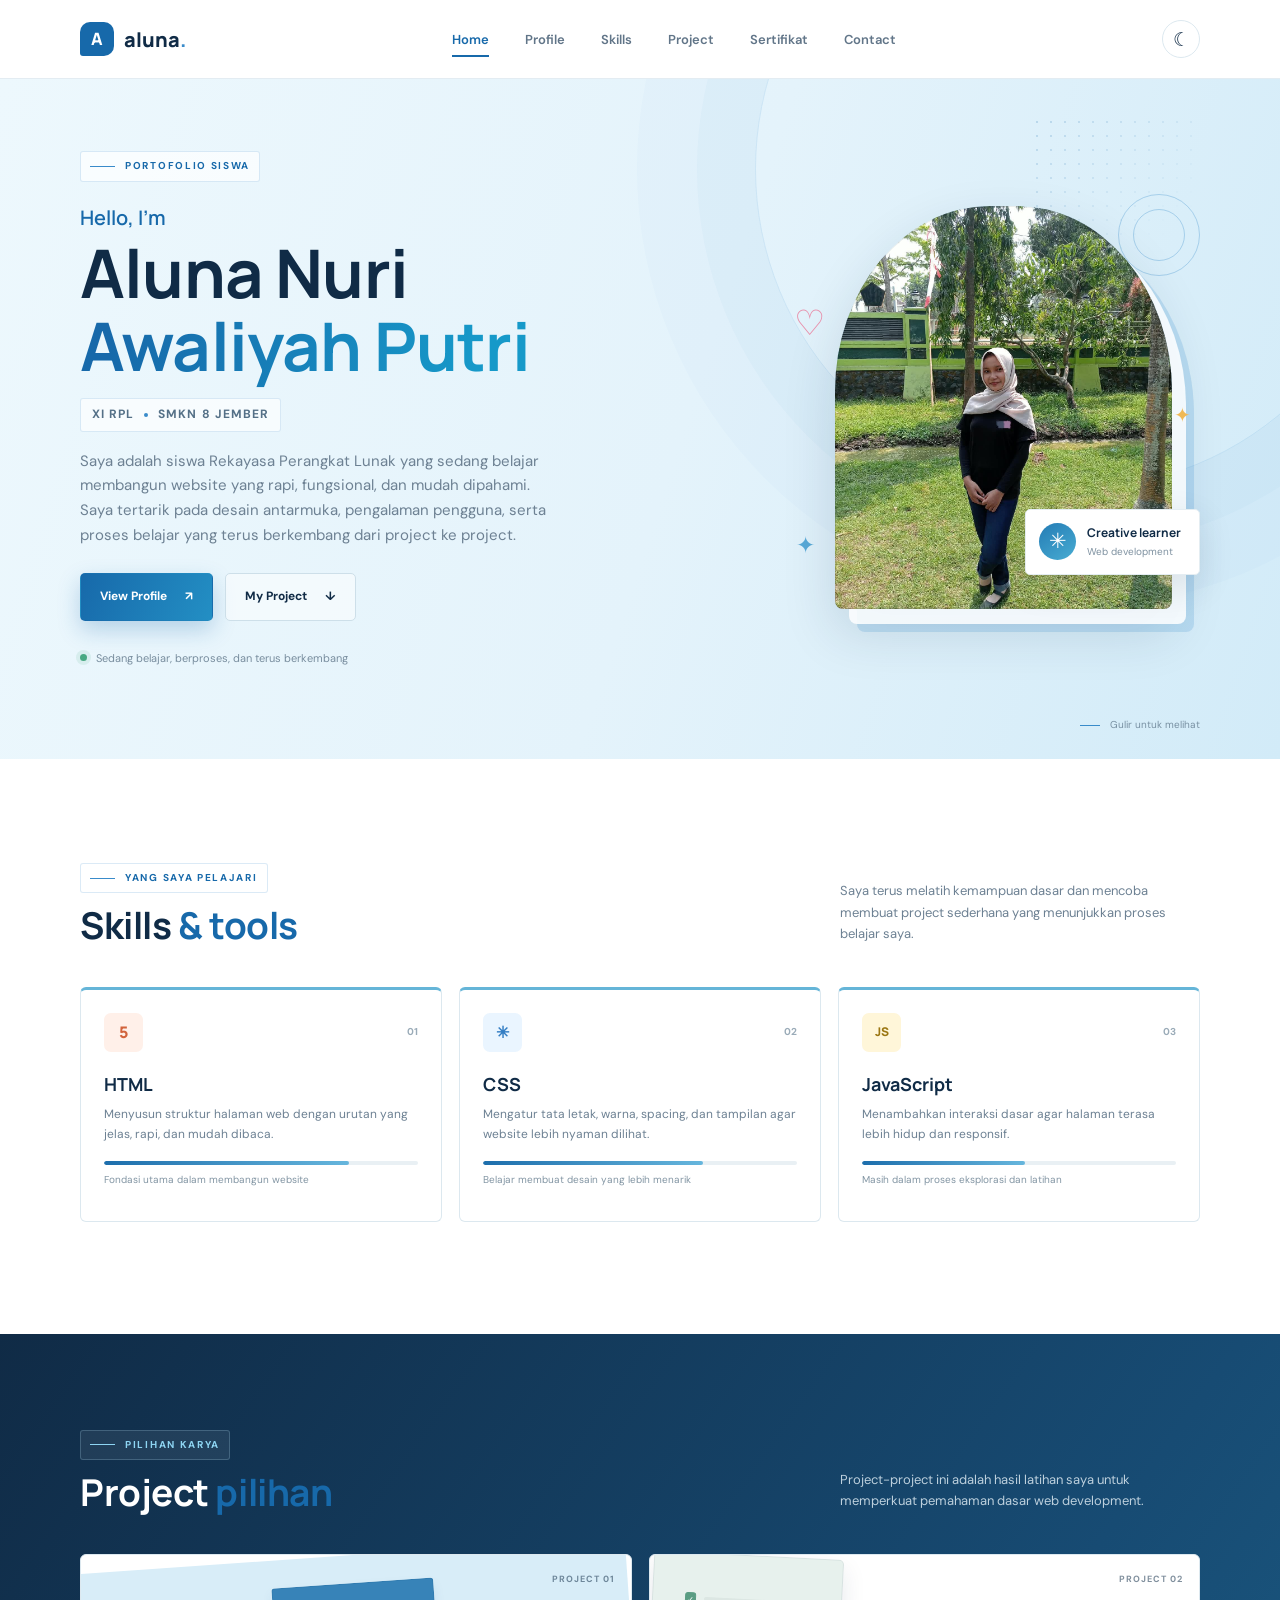
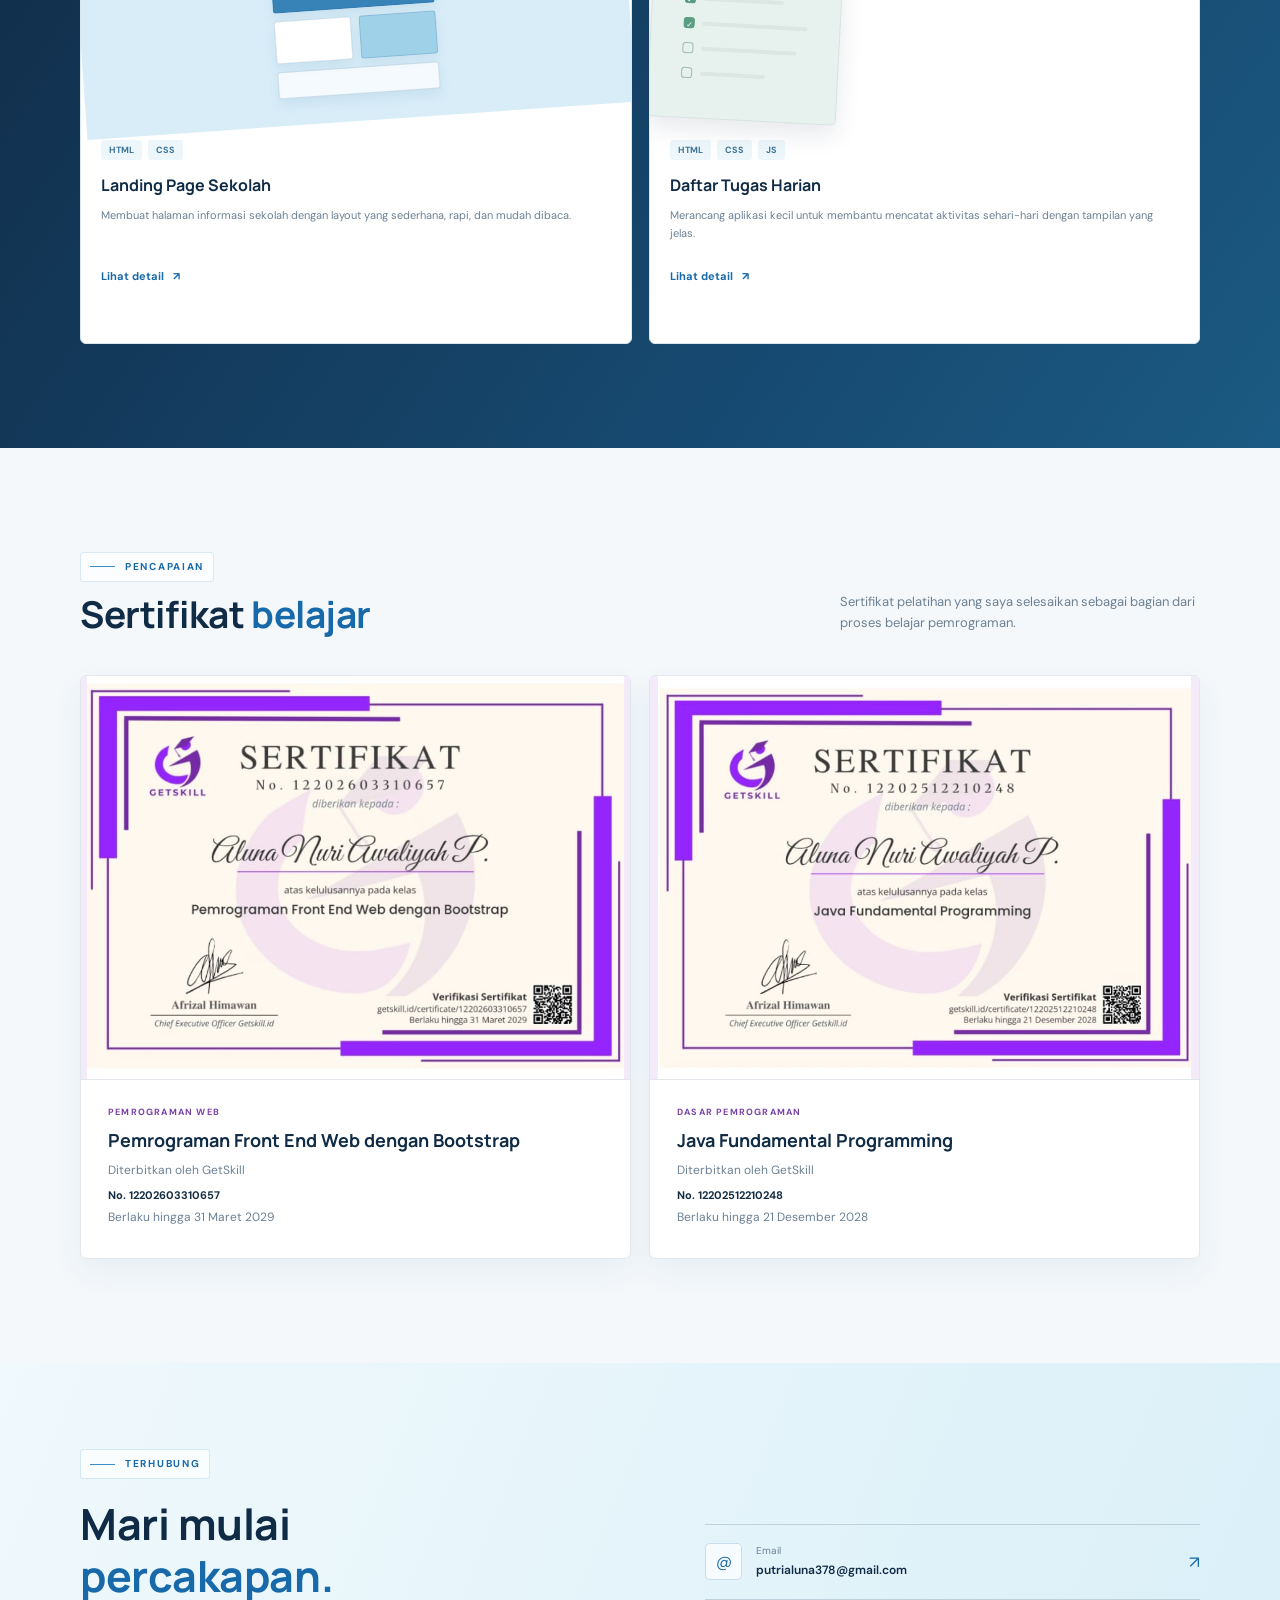
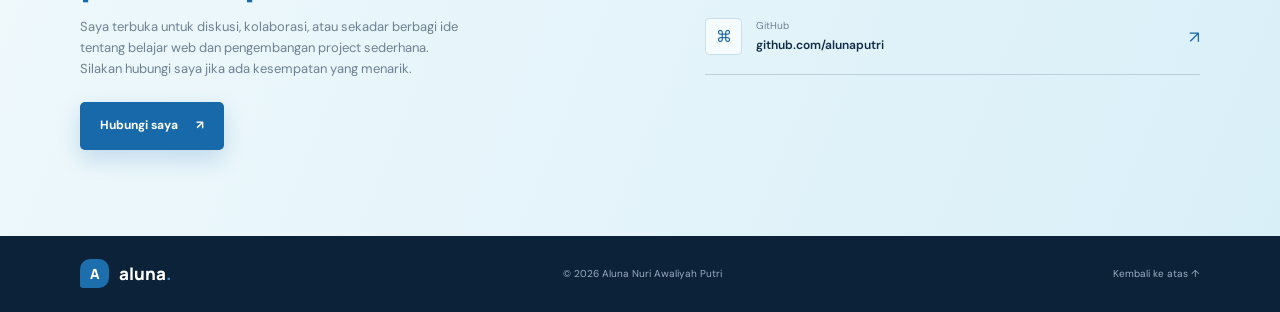
<file: index.html>
<!DOCTYPE html>
<html lang="id">
<head>
  <meta charset="UTF-8">
  <meta name="viewport" content="width=device-width, initial-scale=1.0">
  <meta name="description" content="Portofolio Aluna Nuri Awaliyah Putri, siswa XI RPL SMKN 8 JEMBER.">
  <title>Aluna Nuri Awaliyah Putri | Portfolio</title>
  <link rel="preconnect" href="https://fonts.googleapis.com">
  <link rel="preconnect" href="https://fonts.gstatic.com" crossorigin>
  <link href="https://fonts.googleapis.com/css2?family=DM+Sans:wght@400;500;600;700&family=Manrope:wght@500;600;700;800&display=swap" rel="stylesheet">
  <link rel="stylesheet" href="css/style.css">
  <script src="js/script.js" defer></script>
</head>
<body>
  <header class="site-header">
    <nav class="navbar container" aria-label="Navigasi utama">
      <a class="brand" href="#home" aria-label="Aluna, beranda"><span class="brand-mark">A</span><span>aluna<span class="brand-dot">.</span></span></a>
      <ul class="nav-links" id="primary-menu">
        <li><a class="nav-link active" href="#home">Home</a></li>
        <li><a class="nav-link" href="profile/profile.html">Profile</a></li>
        <li><a class="nav-link" href="#skills">Skills</a></li>
        <li><a class="nav-link" href="#project">Project</a></li>
        <li><a class="nav-link" href="#certificates">Sertifikat</a></li>
        <li><a class="nav-link" href="#contact">Contact</a></li>
      </ul>
      <div class="nav-actions">
        <button class="theme-toggle" type="button" aria-label="Aktifkan tema gelap" title="Aktifkan tema gelap"><span aria-hidden="true">☾</span></button>
        <button class="menu-toggle" type="button" aria-label="Buka menu" aria-expanded="false" aria-controls="primary-menu">
          <span></span><span></span><span></span>
        </button>
      </div>
    </nav>
  </header>

  <main>
    <section class="hero section" id="home">
      <div class="hero-wash" aria-hidden="true"></div>
      <div class="container hero-layout">
        <div class="hero-copy reveal">
          <p class="eyebrow"><span class="eyebrow-line"></span> PORTOFOLIO SISWA</p>
          <p class="hello">Hello, I'm</p>
          <h1>Aluna Nuri<br><span>Awaliyah Putri</span></h1>
          <p class="hero-meta">XI RPL <span></span> SMKN 8 JEMBER</p>
          <p class="hero-description">Saya adalah siswa Rekayasa Perangkat Lunak yang sedang belajar membangun website yang rapi, fungsional, dan mudah dipahami. Saya tertarik pada desain antarmuka, pengalaman pengguna, serta proses belajar yang terus berkembang dari project ke project.</p>
          <div class="hero-actions">
            <a class="button button-primary" href="profile/profile.html">View Profile <span aria-hidden="true">↗</span></a>
            <a class="button button-secondary" href="#project">My Project <span aria-hidden="true">↓</span></a>
          </div>
          <div class="hero-note"><span class="status-dot"></span> Sedang belajar, berproses, dan terus berkembang</div>
        </div>
        <div class="hero-visual reveal" aria-label="Foto profil Aluna">
          <div class="photo-frame">
            <!-- Ganti URL foto ini dengan foto profil milikmu. -->
            <img src="aku.jpeg" alt="Foto profil sementara">
          </div>
          <div class="visual-label"><span class="label-icon">✳</span><span><strong>Creative learner</strong><small>Web development</small></span></div>
          <span class="visual-orbit orbit-one" aria-hidden="true"></span>
          <span class="visual-orbit orbit-two" aria-hidden="true"></span>
          <span class="visual-spark" aria-hidden="true">✦</span>
        </div>
      </div>
      <a class="scroll-cue" href="#skills"><span></span> Gulir untuk melihat</a>
    </section>

    <section class="section skills-section" id="skills">
      <div class="container">
        <div class="section-heading reveal">
          <div><p class="eyebrow"><span class="eyebrow-line"></span> YANG SAYA PELAJARI</p><h2>Skills <span>&amp; tools</span></h2></div>
          <p class="heading-note">Saya terus melatih kemampuan dasar dan mencoba membuat project sederhana yang menunjukkan proses belajar saya.</p>
        </div>
        <div class="skills-grid">
          <article class="skill-card reveal"><div class="skill-top"><span class="skill-icon html-icon">5</span><span class="skill-number">01</span></div><h3>HTML</h3><p>Menyusun struktur halaman web dengan urutan yang jelas, rapi, dan mudah dibaca.</p><div class="skill-track"><span style="--skill-level: 78%"></span></div><small>Fondasi utama dalam membangun website</small></article>
          <article class="skill-card reveal"><div class="skill-top"><span class="skill-icon css-icon">✳</span><span class="skill-number">02</span></div><h3>CSS</h3><p>Mengatur tata letak, warna, spacing, dan tampilan agar website lebih nyaman dilihat.</p><div class="skill-track"><span style="--skill-level: 70%"></span></div><small>Belajar membuat desain yang lebih menarik</small></article>
          <article class="skill-card reveal"><div class="skill-top"><span class="skill-icon js-icon">JS</span><span class="skill-number">03</span></div><h3>JavaScript</h3><p>Menambahkan interaksi dasar agar halaman terasa lebih hidup dan responsif.</p><div class="skill-track"><span style="--skill-level: 52%"></span></div><small>Masih dalam proses eksplorasi dan latihan</small></article>
        </div>
      </div>
    </section>

    <section class="section projects-section" id="project">
      <div class="container">
        <div class="section-heading reveal">
          <div><p class="eyebrow"><span class="eyebrow-line"></span> PILIHAN KARYA</p><h2>Project <span>pilihan</span></h2></div>
          <p class="heading-note">Project-project ini adalah hasil latihan saya untuk memperkuat pemahaman dasar web development.</p>
        </div>
        <div class="project-grid">
          <article class="project-card project-blue reveal" id="project-detail-01" data-target="project-detail-01" tabindex="0"><div class="project-art art-layout" aria-hidden="true"><span></span><span></span><span></span><span></span></div><div class="project-info"><div class="project-tags"><span>HTML</span><span>CSS</span></div><h3>Landing Page Sekolah</h3><p>Membuat halaman informasi sekolah dengan layout yang sederhana, rapi, dan mudah dibaca.</p><a href="#" class="project-link project-toggle" aria-expanded="false">Lihat detail <span aria-hidden="true">↗</span></a><div class="project-mini-detail"><span class="detail-tag">Landing Page</span><p>Project ini berfokus pada penyusunan layout informasi sekolah agar lebih terstruktur dan mudah dibaca, serta belajar membagi section dengan rapi.</p></div></div><span class="project-index">PROJECT 01</span></article>
          <article class="project-card project-pale reveal" id="project-detail-02" data-target="project-detail-02" tabindex="0"><div class="project-art art-checklist" aria-hidden="true"><span class="check-row"><i>✓</i><b></b></span><span class="check-row"><i>✓</i><b></b></span><span class="check-row"><i></i><b></b></span><span class="check-row"><i></i><b></b></span></div><div class="project-info"><div class="project-tags"><span>HTML</span><span>CSS</span><span>JS</span></div><h3>Daftar Tugas Harian</h3><p>Merancang aplikasi kecil untuk membantu mencatat aktivitas sehari-hari dengan tampilan yang jelas.</p><a href="#" class="project-link project-toggle" aria-expanded="false">Lihat detail <span aria-hidden="true">↗</span></a><div class="project-mini-detail"><span class="detail-tag">To-do App</span><p>Project ini mengajarkan cara menyusun antarmuka untuk kebutuhan harian dan memperhatikan pengalaman pengguna saat melihat tugas-tugas.</p></div></div><span class="project-index">PROJECT 02</span></article>
        </div>
      </div>
    </section>

    <section class="section certificates-section" id="certificates">
      <div class="container">
        <div class="section-heading reveal">
          <div><p class="eyebrow"><span class="eyebrow-line"></span> PENCAPAIAN</p><h2>Sertifikat <span>belajar</span></h2></div>
          <p class="heading-note">Sertifikat pelatihan yang saya selesaikan sebagai bagian dari proses belajar pemrograman.</p>
        </div>
        <div class="certificate-grid">
          <article class="certificate-card reveal">
            <a class="certificate-preview" href="sertifikat_1.png" target="_blank" rel="noreferrer" aria-label="Lihat gambar sertifikat Front End Web dengan Bootstrap ukuran penuh">
              <img class="certificate-image" src="sertifikat_1.png" alt="Sertifikat Pemrograman Front End Web dengan Bootstrap" loading="lazy">
            </a>
            <div class="certificate-content">
              <p class="certificate-label">PEMROGRAMAN WEB</p>
              <h3>Pemrograman Front End Web dengan Bootstrap</h3>
              <p class="certificate-issuer">Diterbitkan oleh GetSkill</p>
              <p class="certificate-number">No. 12202603310657</p>
              <p class="certificate-validity">Berlaku hingga 31 Maret 2029</p>
            </div>
          </article>
          <article class="certificate-card reveal">
            <a class="certificate-preview" href="sertifikat_2.png" target="_blank" rel="noreferrer" aria-label="Lihat gambar sertifikat Java Fundamental Programming ukuran penuh">
              <img class="certificate-image" src="sertifikat_2.png" alt="Sertifikat Java Fundamental Programming" loading="lazy">
            </a>
            <div class="certificate-content">
              <p class="certificate-label">DASAR PEMROGRAMAN</p>
              <h3>Java Fundamental Programming</h3>
              <p class="certificate-issuer">Diterbitkan oleh GetSkill</p>
              <p class="certificate-number">No. 12202512210248</p>
              <p class="certificate-validity">Berlaku hingga 21 Desember 2028</p>
            </div>
          </article>
        </div>
      </div>
    </section>

    <section class="section contact-section" id="contact">
      <div class="container contact-layout">
        <div class="contact-copy reveal"><p class="eyebrow"><span class="eyebrow-line"></span> TERHUBUNG</p><h2>Mari mulai<br><span>percakapan.</span></h2><p>Saya terbuka untuk diskusi, kolaborasi, atau sekadar berbagi ide tentang belajar web dan pengembangan project sederhana. Silakan hubungi saya jika ada kesempatan yang menarik.</p><a class="button button-light" href="mailto:putrialuna378@gmail.com">Hubungi saya <span aria-hidden="true">↗</span></a></div>
        <div class="contact-details reveal">
          <a class="contact-row" href="mailto:putrialuna378@gmail.com"><span class="contact-symbol">@</span><span><small>Email</small><strong>putrialuna378@gmail.com</strong></span><span class="contact-arrow">↗</span></a>
          <a class="contact-row" href="https://github.com/alunaputri" target="_blank" rel="noreferrer"><span class="contact-symbol">⌘</span><span><small>GitHub</small><strong>github.com/alunaputri</strong></span><span class="contact-arrow">↗</span></a>
        </div>
      </div>
    </section>
  </main>

  <footer class="site-footer"><div class="container footer-inner"><a class="brand footer-brand" href="#home"><span class="brand-mark">A</span><span>aluna<span class="brand-dot">.</span></span></a><p>© 2026 Aluna Nuri Awaliyah Putri</p><a class="back-top" href="#home">Kembali ke atas ↑</a></div></footer>
</body>
</html>
</file>
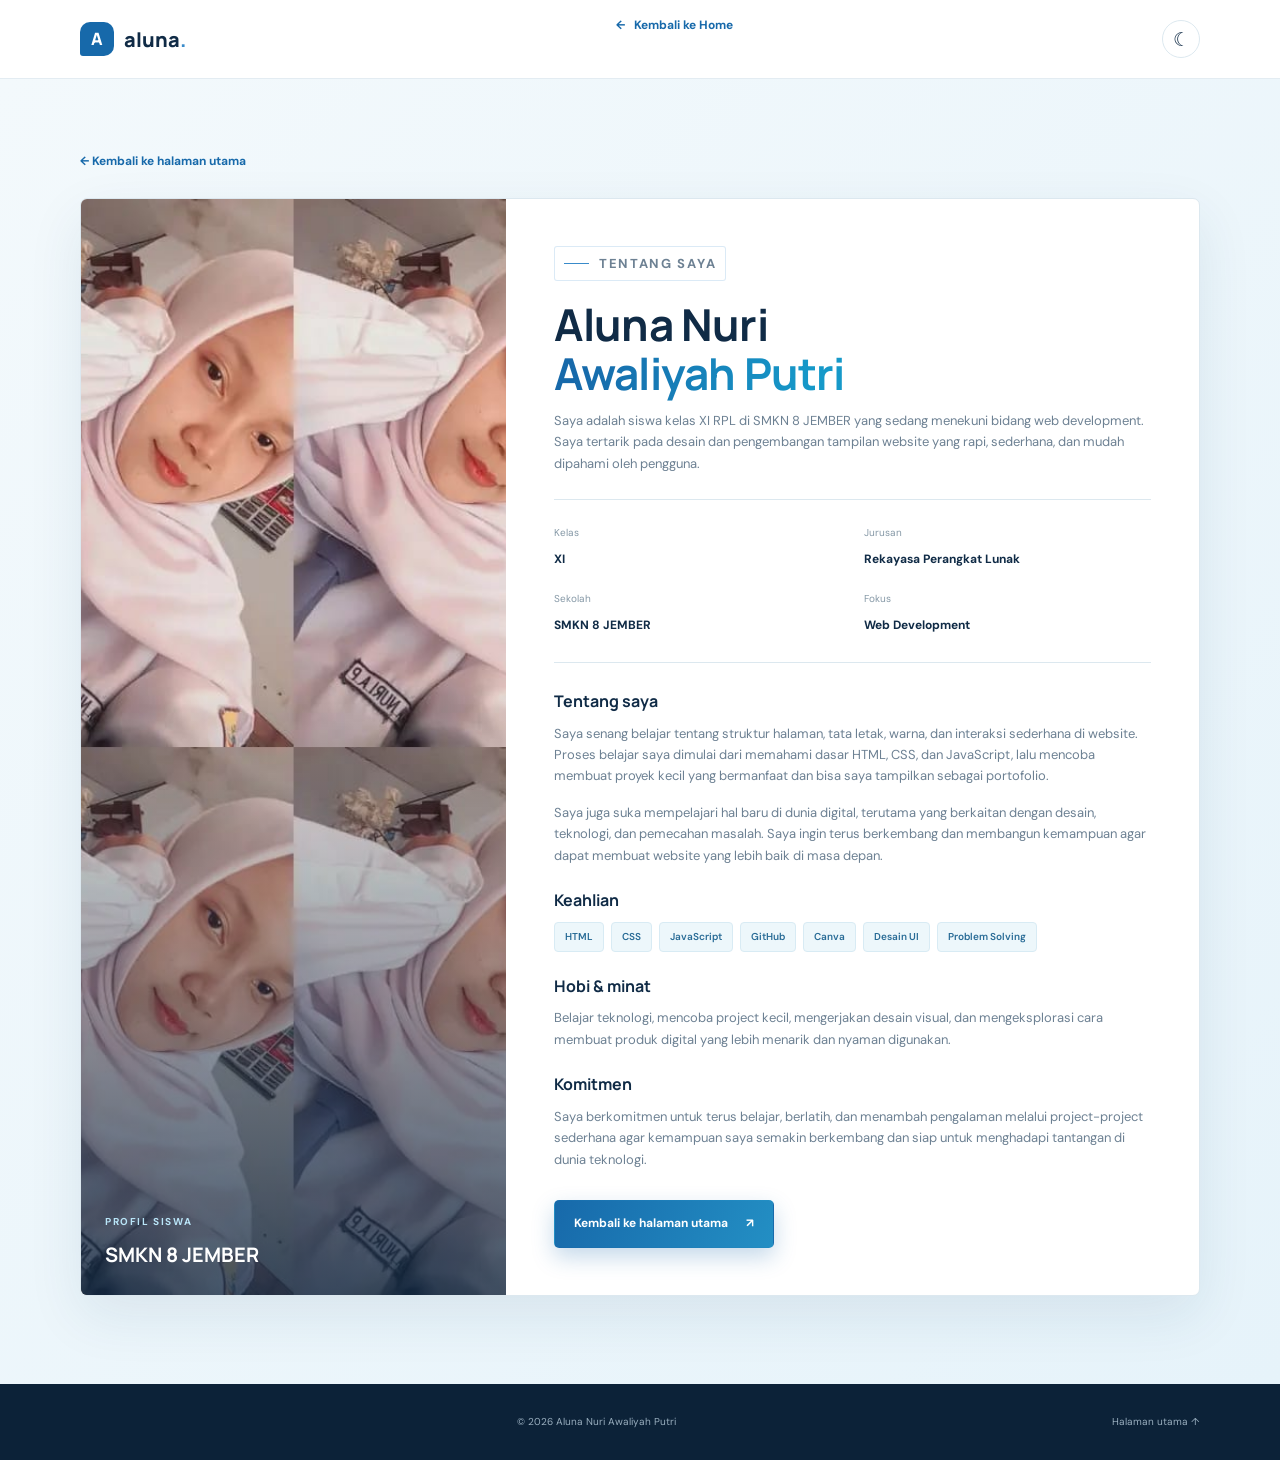
<file: profile/profile.html>
<!DOCTYPE html>
<html lang="id">
<head>
  <meta charset="UTF-8">
  <meta name="viewport" content="width=device-width, initial-scale=1.0">
  <meta name="description" content="Profil Aluna Nuri Awaliyah Putri, siswa XI RPL SMKN 8 JEMBER.">
  <title>Profile | Aluna Nuri Awaliyah Putri</title>
  <link rel="preconnect" href="https://fonts.googleapis.com">
  <link rel="preconnect" href="https://fonts.gstatic.com" crossorigin>
  <link href="https://fonts.googleapis.com/css2?family=DM+Sans:wght@400;500;600;700&amp;family=Manrope:wght@500;600;700;800&amp;display=swap" rel="stylesheet">
  <link rel="stylesheet" href="../css/style.css">
  <script src="../js/script.js" defer></script>
</head>
<body>
  <header class="site-header">
    <nav class="navbar container" aria-label="Navigasi utama">
      <a class="brand" href="../index.html"><span class="brand-mark">A</span><span>aluna<span class="brand-dot">.</span></span></a>
      <a class="profile-back" href="../index.html">← <span>Kembali ke Home</span></a>
      <div class="nav-actions">
        <button class="theme-toggle" type="button" aria-label="Aktifkan tema gelap" title="Aktifkan tema gelap"><span aria-hidden="true">☾</span></button>
      </div>
    </nav>
  </header>

  <main class="profile-page">
    <div class="container">
      <a class="profile-back" href="../index.html">← Kembali ke halaman utama</a>
      <article class="profile-card reveal">
        <div class="profile-photo">
          <!-- Ganti URL foto ini dengan foto profil milikmu. -->
          <img src="aluna.jpeg" alt="Foto profil sementara">
          <div class="profile-photo-label"><span>PROFIL SISWA</span><strong>SMKN 8 JEMBER</strong></div>
        </div>
        <div class="profile-content">
          <p class="eyebrow"><span class="eyebrow-line"></span> TENTANG SAYA</p>
          <h1>Aluna Nuri<br><span>Awaliyah Putri</span></h1>
          <p>Saya adalah siswa kelas XI RPL di SMKN 8 JEMBER yang sedang menekuni bidang web development. Saya tertarik pada desain dan pengembangan tampilan website yang rapi, sederhana, dan mudah dipahami oleh pengguna.</p>
          <div class="profile-facts">
            <div class="profile-fact"><small>Kelas</small><strong>XI</strong></div>
            <div class="profile-fact"><small>Jurusan</small><strong>Rekayasa Perangkat Lunak</strong></div>
            <div class="profile-fact"><small>Sekolah</small><strong>SMKN 8 JEMBER</strong></div>
            <div class="profile-fact"><small>Fokus</small><strong>Web Development</strong></div>
          </div>
          <h2>Tentang saya</h2>
          <p class="about-text">Saya senang belajar tentang struktur halaman, tata letak, warna, dan interaksi sederhana di website. Proses belajar saya dimulai dari memahami dasar HTML, CSS, dan JavaScript, lalu mencoba membuat proyek kecil yang bermanfaat dan bisa saya tampilkan sebagai portofolio.</p>
          <p class="about-text">Saya juga suka mempelajari hal baru di dunia digital, terutama yang berkaitan dengan desain, teknologi, dan pemecahan masalah. Saya ingin terus berkembang dan membangun kemampuan agar dapat membuat website yang lebih baik di masa depan.</p>
          <h2>Keahlian</h2>
          <div class="profile-pills"><span>HTML</span><span>CSS</span><span>JavaScript</span><span>GitHub</span><span>Canva</span><span>Desain UI</span><span>Problem Solving</span></div>
          <h2>Hobi &amp; minat</h2>
          <p class="about-text">Belajar teknologi, mencoba project kecil, mengerjakan desain visual, dan mengeksplorasi cara membuat produk digital yang lebih menarik dan nyaman digunakan.</p>
          <h2>Komitmen</h2>
          <p class="about-text">Saya berkomitmen untuk terus belajar, berlatih, dan menambah pengalaman melalui project-project sederhana agar kemampuan saya semakin berkembang dan siap untuk menghadapi tantangan di dunia teknologi.</p>
          <a class="button button-primary profile-button" href="../index.html">Kembali ke halaman utama <span aria-hidden="true">↗</span></a>
        </div>
      </article>
    </div>
  </main>

  <footer class="site-footer"><div class="container footer-inner"><a class="brand footer-brand" href="../index.html"></a><p>© 2026 Aluna Nuri Awaliyah Putri</p><a class="back-top" href="../index.html">Halaman utama ↑</a></div></footer>
</body>
</html>
</file>
<file: css/style.css>
/* Base */
:root {
  --navy: #102b46;
  --blue: #1769aa;
  --blue-bright: #398bca;
  --sky: #d9effa;
  --ice: #f2f8fb;
  --ink: #152d43;
  --muted: #6d8193;
  --line: #dce8ef;
  --white: #fff;
  --font-body: "DM Sans", sans-serif;
  --font-display: "Manrope", sans-serif;
}

:root[data-theme="dark"] {
  --navy: #eaf4fb;
  --blue: #78bfee;
  --blue-bright: #76d0ed;
  --sky: #183248;
  --ice: #162b3b;
  --ink: #e4eef6;
  --muted: #aec1d0;
  --line: #2a4357;
  --white: #142535;
  color-scheme: dark;
}

* { box-sizing: border-box; }
html { scroll-behavior: smooth; scroll-padding-top: 88px; }
body { margin: 0; color: var(--ink); background: var(--white); font-family: var(--font-body); font-size: 16px; line-height: 1.65; transition: color .25s ease, background-color .25s ease; }
a { color: inherit; text-decoration: none; }
button, a { -webkit-tap-highlight-color: transparent; }
img { display: block; max-width: 100%; }
.container { width: min(1120px, calc(100% - 48px)); margin-inline: auto; }
.section { position: relative; padding: 104px 0; }

/* Navigation */
.site-header { position: sticky; z-index: 10; top: 0; background: rgba(255, 255, 255, .94); border-bottom: 1px solid rgba(220, 232, 239, .8); backdrop-filter: blur(16px); }
.navbar { min-height: 78px; display: flex; align-items: center; justify-content: space-between; }
.brand { display: inline-flex; gap: 10px; align-items: center; color: var(--navy); font-family: var(--font-display); font-size: 20px; font-weight: 800; }
.brand-mark { display: grid; width: 34px; height: 34px; place-items: center; color: white; background: var(--blue); border-radius: 10px 10px 10px 3px; font-size: 17px; }
.brand-dot { color: var(--blue-bright); }
.nav-links { display: flex; align-items: center; gap: 36px; margin: 0; padding: 0; list-style: none; }
.nav-actions { display: flex; align-items: center; gap: 9px; }
.nav-link { position: relative; color: #617588; font-size: 13px; font-weight: 600; transition: color .2s ease; }
.nav-link:hover, .nav-link.active { color: var(--blue); }
.nav-link.active::after { position: absolute; right: 0; bottom: -9px; left: 0; height: 2px; background: var(--blue); content: ""; }
.menu-toggle { display: none; }
.theme-toggle { width: 38px; height: 38px; display: grid; place-items: center; padding: 0; color: var(--navy); background: rgba(255,255,255,.64); border: 1px solid var(--line); border-radius: 50%; font-size: 19px; line-height: 1; cursor: pointer; transition: transform .2s ease, background .2s ease, border-color .2s ease; }
.theme-toggle:hover { transform: rotate(-12deg) scale(1.06); background: var(--ice); }
.theme-toggle:focus-visible { outline: 3px solid var(--blue-bright); outline-offset: 3px; }

/* Hero */
.hero { min-height: 630px; display: grid; align-items: center; overflow: hidden; padding-top: 72px; padding-bottom: 92px; background: linear-gradient(108deg, #edf8fd 0%, #e4f3fb 53%, #d2ebf8 100%); }
.hero::before { position: absolute; top: 36px; right: max(24px, calc((100vw - 1120px) / 2)); width: 170px; height: 145px; background-image: radial-gradient(rgba(23, 105, 170, .35) 1.2px, transparent 1.2px); background-size: 14px 14px; content: ""; mask-image: linear-gradient(135deg, #000, transparent 82%); opacity: .55; pointer-events: none; }
.hero-wash { position: absolute; top: -230px; right: -115px; width: 640px; height: 640px; border: 1px solid rgba(57, 139, 202, .14); border-radius: 50%; box-shadow: 0 0 0 58px rgba(57, 139, 202, .035), 0 0 0 118px rgba(57, 139, 202, .025); }
.hero-layout { position: relative; z-index: 1; display: grid; grid-template-columns: 1.08fr .92fr; align-items: center; gap: 50px; }
.eyebrow { display: flex; width: fit-content; align-items: center; gap: 10px; margin: 0 0 19px; padding: 6px 9px; color: var(--blue); background: rgba(255, 255, 255, .68); border: 1px solid rgba(57, 139, 202, .18); border-radius: 3px; font-size: 10px; font-weight: 700; letter-spacing: 1.7px; }
.eyebrow-line { width: 25px; height: 1px; background: var(--blue-bright); }
.hello { margin: 0 0 2px; color: var(--blue); font-family: var(--font-display); font-size: 20px; font-weight: 600; }
h1, h2, h3, p { margin-top: 0; }
h1, h2, h3 { font-family: var(--font-display); }
h1 { max-width: 650px; margin-bottom: 15px; color: var(--navy); font-size: clamp(42px, 5.5vw, 67px); line-height: 1.1; letter-spacing: -.8px; }
h1 span, .section-heading h2 span { color: var(--blue); }
h1 span { background: linear-gradient(100deg, #1769aa 8%, #1699c9 88%); background-clip: text; -webkit-text-fill-color: transparent; }
.hero-meta { display: flex; align-items: center; gap: 10px; margin: 0 0 17px; color: #547087; font-size: 12px; font-weight: 700; letter-spacing: 1.05px; }
.hero-meta { width: fit-content; padding: 6px 11px; background: rgba(255, 255, 255, .64); border: 1px solid rgba(57, 139, 202, .17); border-radius: 3px; }
.hero-meta span { width: 4px; height: 4px; background: var(--blue-bright); border-radius: 50%; }
.hero-description { max-width: 470px; margin-bottom: 25px; color: var(--muted); font-size: 15px; }
.hero-actions { display: flex; flex-wrap: wrap; gap: 12px; }
.button { min-height: 48px; display: inline-flex; align-items: center; justify-content: center; gap: 18px; padding: 0 19px; border: 1px solid transparent; border-radius: 5px; font-size: 12px; font-weight: 700; transition: transform .2s ease, background .2s ease, box-shadow .2s ease; }
.button:hover { transform: translateY(-2px); }
.button-primary { color: white; background: linear-gradient(115deg, #1769aa, #238fc4); box-shadow: 0 9px 22px rgba(23, 105, 170, .25); }
.button-primary:hover { background: linear-gradient(115deg, #102b46, #1769aa); box-shadow: 0 12px 26px rgba(16, 43, 70, .28); }
.button-secondary { color: var(--navy); background: rgba(255,255,255,.5); border-color: #cddfe9; }
.button-secondary:hover { background: white; }
.hero-note { display: flex; align-items: center; gap: 9px; margin-top: 28px; color: #788d9e; font-size: 11px; }
.status-dot { width: 7px; height: 7px; background: #48a982; border-radius: 50%; box-shadow: 0 0 0 4px rgba(72, 169, 130, .12); animation: status-pulse 2.4s ease-out infinite; }
.hero-visual { position: relative; width: min(100%, 410px); height: 430px; justify-self: end; }
.hero-visual::before, .hero-visual::after { position: absolute; z-index: 3; pointer-events: none; }
.hero-visual::before { top: 112px; left: 4px; color: #e88da9; content: "♡"; font-size: 35px; line-height: 1; animation: charm-float 3.8s ease-in-out infinite; }
.hero-visual::after { top: 205px; right: 9px; color: #f0b955; content: "✦"; font-size: 20px; animation: charm-twinkle 2.6s ease-in-out .4s infinite; }
.hero-visual.reveal.is-visible .photo-frame { animation: photo-pop .75s cubic-bezier(.2, .8, .25, 1) both; }
.photo-frame { position: absolute; z-index: 1; top: 12px; right: 28px; bottom: 15px; left: 45px; overflow: hidden; border-radius: 46% 46% 8px 8px; background: #b6d9ed; box-shadow: 14px 15px 0 rgba(255, 255, 255, .84), 22px 23px 0 rgba(57, 139, 202, .2), 0 22px 54px rgba(16, 43, 70, .14); }
.photo-frame::after { position: absolute; inset: 0; border: 1px solid rgba(16, 43, 70, .08); border-radius: inherit; content: ""; }
.photo-frame img { width: 100%; height: 100%; object-fit: cover; object-position: 50% 35%; }
.visual-label { position: absolute; z-index: 2; right: 0; bottom: 49px; display: flex; align-items: center; gap: 11px; padding: 13px 18px 13px 13px; background: white; border: 1px solid #e4edf2; border-radius: 5px; box-shadow: 0 12px 35px rgba(24, 58, 83, .12); animation: label-float 4s ease-in-out 1s infinite; }
.label-icon { display: grid; width: 37px; height: 37px; place-items: center; color: white; background: linear-gradient(145deg, #247cb5, #48acd2); border-radius: 50%; font-size: 21px; }
.visual-label:hover .label-icon { animation: icon-twinkle .6s ease-in-out; }
.visual-label strong, .visual-label small { display: block; }
.visual-label strong { color: var(--navy); font-family: var(--font-display); font-size: 12px; }
.visual-label small { margin-top: 2px; color: #7e91a0; font-size: 10px; }
.visual-orbit { position: absolute; border: 1px solid rgba(57, 139, 202, .32); border-radius: 50%; }
.orbit-one { top: 0; right: 0; width: 82px; height: 82px; animation: orbit-breathe 5s ease-in-out infinite; }
.orbit-two { top: 15px; right: 15px; width: 52px; height: 52px; animation: orbit-breathe 5s ease-in-out 1.1s infinite reverse; }
.visual-spark { position: absolute; bottom: 59px; left: 6px; color: #58a9d7; font-size: 23px; animation: sparkle-dance 2.8s ease-in-out infinite; transform-origin: center; }
.scroll-cue { position: absolute; right: max(24px, calc((100vw - 1120px) / 2)); bottom: 25px; display: flex; align-items: center; gap: 10px; color: #7890a2; font-size: 10px; }
.scroll-cue span { width: 20px; height: 1px; background: var(--blue-bright); }

/* Skills and projects */
.skills-section { padding-bottom: 112px; }
.section-heading { display: flex; align-items: end; justify-content: space-between; gap: 35px; margin-bottom: 39px; }
.section-heading .eyebrow { margin-bottom: 10px; }
.section-heading h2, .contact-copy h2 { margin: 0; color: var(--navy); font-size: 37px; line-height: 1.2; letter-spacing: -.45px; }
.heading-note { max-width: 360px; margin: 0 0 3px; color: var(--muted); font-size: 13px; }
.skills-grid { display: grid; grid-template-columns: repeat(3, 1fr); gap: 17px; }
.skill-card { min-height: 235px; padding: 23px 23px 20px; border: 1px solid var(--line); border-top: 3px solid #65b5d8; border-radius: 6px; background: white; transition: transform .22s ease, box-shadow .22s ease, border-color .22s ease; }
.skill-card:hover { transform: translateY(-5px); border-color: #b9d8e9; box-shadow: 0 15px 35px rgba(25, 69, 101, .09); }
.skill-card:hover .skill-icon { animation: icon-twinkle .55s ease-in-out; }
.skill-top { display: flex; align-items: center; justify-content: space-between; margin-bottom: 18px; }
.skill-icon { display: grid; width: 39px; height: 39px; place-items: center; border-radius: 7px; font-family: var(--font-display); font-size: 16px; font-weight: 800; }
.html-icon { color: #d2633c; background: #fff0e9; }
.css-icon { color: #347ec4; background: #eaf5ff; }
.js-icon { color: #9b7612; background: #fff6d9; font-size: 12px; }
.skill-number { color: #9aabb8; font-size: 10px; font-weight: 700; }
.skill-card h3 { margin: 0 0 6px; color: var(--navy); font-size: 18px; }
.skill-card p { min-height: 43px; margin-bottom: 13px; color: var(--muted); font-size: 12px; }
.skill-track { height: 4px; overflow: hidden; background: #e9f0f4; border-radius: 4px; }
.skill-track span { display: block; width: var(--skill-level); height: 100%; background: linear-gradient(90deg, #1d6eac, #66b6dd); border-radius: inherit; }
.skill-card > small { display: block; margin-top: 7px; color: #8295a3; font-size: 10px; }
.projects-section { padding-top: 96px; background: linear-gradient(125deg, #102b46, #174b73 70%, #1b5a82); }
.projects-section .eyebrow { color: #8ed5f3; background: rgba(255, 255, 255, .07); border-color: rgba(184, 229, 248, .22); }
.projects-section .eyebrow-line { background: #8ed5f3; }
.projects-section .section-heading h2 { color: white; }
.projects-section .heading-note { color: #bdd0dd; }
.project-grid { display: grid; grid-template-columns: repeat(auto-fit, minmax(min(100%, 280px), 1fr)); gap: 17px; }
.project-card { position: relative; min-height: 390px; overflow: hidden; border: 1px solid #dce8ef; border-radius: 6px; background: white; transition: transform .22s ease, box-shadow .22s ease; cursor: pointer; }
.project-card:hover, .project-card:focus-visible { transform: translateY(-5px); box-shadow: 0 15px 35px rgba(25, 69, 101, .11); outline: none; }
.project-card:hover .art-layout { transform: rotate(-1deg) translateY(-3px); transition: transform .35s ease; }
.project-card:hover .check-row:first-child i { animation: check-bounce .45s ease-in-out; }
.project-art { position: relative; height: 166px; display: grid; place-content: center; overflow: hidden; }
.project-mini-detail { display: none; margin-top: 14px; padding: 12px 13px; border: 1px solid rgba(16, 43, 70, .08); border-radius: 5px; background: #f6fafc; }
.project-card.is-expanded .project-mini-detail { display: block; }
.project-card.is-expanded { min-height: 490px; }
.detail-tag { display: inline-block; margin-bottom: 7px; padding: 5px 9px; color: #1d6eac; background: #edf6fa; border-radius: 999px; font-size: 9px; font-weight: 700; letter-spacing: .8px; text-transform: uppercase; }
.project-mini-detail p { margin: 0; color: #4f677a; font-size: 11px; line-height: 1.55; }
.project-link[aria-expanded="true"] span { transform: rotate(90deg); }
.project-blue .project-art { background: #d8edf8; }
.project-pale .project-art { background: #e7f1ed; }
.art-layout { grid-template-columns: repeat(2, 77px); gap: 8px; transform: rotate(-4deg); }
.art-layout span { width: 77px; height: 43px; border: 1px solid rgba(22, 88, 137, .18); border-radius: 3px; background: rgba(255,255,255,.72); box-shadow: 0 6px 12px rgba(26, 91, 137, .08); }
.art-layout span:first-child { grid-column: span 2; width: 162px; height: 25px; background: #3783b8; }
.art-layout span:nth-child(2) { background: #fff; }
.art-layout span:nth-child(3) { background: #9fd1e9; }
.art-layout span:nth-child(4) { height: 27px; grid-column: span 2; width: 162px; }
.art-checklist { width: 190px; justify-self: center; align-content: center; gap: 7px; padding: 13px; background: #fff; border: 1px solid rgba(16,43,70,.07); border-radius: 5px; box-shadow: 0 10px 25px rgba(16,43,70,.1); transform: rotate(3deg); }
.check-row { display: flex; align-items: center; gap: 8px; height: 18px; }
.check-row i { width: 11px; height: 11px; display: grid; place-items: center; color: white; border: 1px solid #9ebdb1; border-radius: 3px; font-size: 8px; font-style: normal; }
.check-row:first-child i, .check-row:nth-child(2) i { border-color: #5a9d83; background: #5a9d83; }
.check-row b { width: 80px; height: 4px; background: #dce7e3; border-radius: 3px; }
.check-row:nth-child(2) b { width: 105px; }
.check-row:nth-child(3) b { width: 95px; }
.check-row:nth-child(4) b { width: 65px; }
.project-info { padding: 19px 20px 22px; }
.project-tags { display: flex; gap: 6px; margin-bottom: 12px; }
.project-tags span { padding: 3px 8px; color: #3c7398; background: #edf6fa; border-radius: 3px; font-size: 9px; font-weight: 700; }
.project-info h3 { margin: 0 0 7px; color: var(--navy); font-size: 16px; }
.project-info p { min-height: 42px; margin-bottom: 14px; color: var(--muted); font-size: 11px; }
.project-link { display: inline-flex; align-items: center; gap: 9px; color: var(--blue); font-size: 11px; font-weight: 700; }
.project-link span { transition: transform .2s ease; }
.project-link:hover span { transform: translate(2px, -2px); }
.project-index { position: absolute; top: 17px; right: 16px; color: rgba(16,43,70,.53); font-size: 9px; font-weight: 700; letter-spacing: 1px; }

/* Certificates */
.certificates-section { background: #f4f8fb; }
.certificate-grid { display: grid; grid-template-columns: repeat(2, minmax(0, 1fr)); gap: 18px; }
.certificate-card { min-height: 250px; overflow: hidden; border: 1px solid #e1e7eb; border-radius: 6px; background: white; box-shadow: 0 12px 32px rgba(25, 69, 101, .06); }
.certificate-preview { display: block; background: #f3eafa; cursor: zoom-in; }
.certificate-preview[hidden] { display: none; }
.certificate-preview:focus-visible { outline: 3px solid var(--blue-bright); outline-offset: -3px; }
.certificate-image { width: 100%; aspect-ratio: 1.36; object-fit: contain; border-bottom: 1px solid #e1e7eb; }
.certificate-image[hidden] { display: none; }
.certificate-content { padding: 25px 27px; }
.certificate-label { margin-bottom: 8px; color: #7b42a8; font-size: 9px; font-weight: 700; letter-spacing: 1.2px; }
.certificate-content h3 { margin-bottom: 8px; color: var(--navy); font-size: 18px; line-height: 1.4; }
.certificate-issuer, .certificate-validity { margin-bottom: 5px; color: var(--muted); font-size: 12px; }
.certificate-number { margin-bottom: 4px; color: var(--ink); font-size: 11px; font-weight: 700; }
/* Contact and footer */
.contact-section { padding: 86px 0; color: var(--navy); background: linear-gradient(112deg, #f0f9fc, #d9eff8); }
.contact-layout { display: grid; grid-template-columns: 1fr .9fr; align-items: center; gap: 75px; }
.contact-copy .eyebrow { color: var(--blue); }
.contact-copy .eyebrow-line { background: var(--blue-bright); }
.contact-copy h2 { margin-bottom: 14px; color: var(--navy); font-size: 43px; }
.contact-copy h2 span { color: var(--blue); }
.contact-copy > p:not(.eyebrow) { max-width: 390px; margin-bottom: 22px; color: var(--muted); font-size: 13px; }
.button-light { color: white; background: var(--blue); box-shadow: 0 9px 22px rgba(23, 105, 170, .2); }
.button-light:hover { color: white; background: var(--navy); }
.contact-details { border-top: 1px solid rgba(16,43,70,.17); }
.contact-row { display: flex; align-items: center; gap: 14px; min-height: 75px; border-bottom: 1px solid rgba(16,43,70,.17); transition: padding .2s ease; }
.contact-row:hover { padding-inline: 5px; }
.contact-row:hover .contact-symbol { transform: rotate(-8deg) scale(1.08); }
.contact-symbol { width: 37px; height: 37px; display: grid; flex: 0 0 auto; place-items: center; color: var(--blue); background: rgba(255,255,255,.66); border: 1px solid rgba(23,105,170,.2); border-radius: 5px; font-size: 16px; }
.contact-row > span:nth-child(2) { flex: 1; }
.contact-row small, .contact-row strong { display: block; }
.contact-row small { margin-bottom: 2px; color: #6d8193; font-size: 10px; }
.contact-row strong { color: var(--navy); font-size: 12px; font-weight: 600; }
.contact-arrow { color: var(--blue); font-size: 17px; }
.site-footer { background: #0c2238; }
.footer-inner { min-height: 76px; display: flex; align-items: center; justify-content: space-between; gap: 20px; }
.footer-brand { color: white; font-size: 17px; }
.footer-brand .brand-mark { width: 29px; height: 29px; background: #1d6eac; font-size: 14px; }
.footer-inner p, .back-top { margin: 0; color: #9aafbf; font-size: 10px; }
.back-top:hover { color: white; }

/* Profile page */
.profile-page { min-height: calc(100vh - 154px); padding: 68px 0 88px; background: linear-gradient(135deg, #f3f9fc, #e6f3fa); }
.profile-back { display: inline-flex; align-items: center; gap: 9px; margin-bottom: 26px; color: var(--blue); font-size: 12px; font-weight: 700; }
.profile-back:hover { color: var(--navy); }
.profile-card { display: grid; grid-template-columns: .76fr 1.24fr; overflow: hidden; border: 1px solid #dce8ef; border-radius: 7px; background: white; box-shadow: 0 20px 55px rgba(25, 69, 101, .09); }
.profile-photo { position: relative; min-height: 550px; overflow: hidden; background: #c7e3f2; }
.profile-photo img { width: 100%; height: 100%; min-height: 550px; object-fit: cover; object-position: center; }
.profile-photo::after { position: absolute; inset: 45% 0 0; background: linear-gradient(transparent, rgba(16,43,70,.76)); content: ""; }
.profile-photo-label { position: absolute; z-index: 1; right: 24px; bottom: 24px; left: 24px; color: white; }
.profile-photo-label span { color: #b9e5f8; font-size: 10px; font-weight: 700; letter-spacing: 1.6px; }
.profile-photo-label strong { display: block; margin-top: 5px; font-family: var(--font-display); font-size: 20px; }
.profile-content { padding: 47px 48px; }
.profile-content h1 { margin-bottom: 13px; font-size: clamp(32px, 4vw, 44px); }
.profile-content > p { color: var(--muted); font-size: 13px; }
.profile-facts { display: grid; grid-template-columns: 1fr 1fr; gap: 0 24px; margin: 25px 0; padding: 15px 0; border-top: 1px solid var(--line); border-bottom: 1px solid var(--line); }
.profile-fact { padding: 10px 0; }
.profile-fact small { display: block; margin-bottom: 3px; color: #8598a6; font-size: 10px; }
.profile-fact strong { color: var(--navy); font-size: 12px; }
.profile-content h2 { margin: 21px 0 8px; color: var(--navy); font-size: 16px; }
.profile-content .about-text { margin-bottom: 15px; }
.profile-pills { display: flex; flex-wrap: wrap; gap: 7px; margin-bottom: 17px; }
.profile-pills span { padding: 6px 10px; color: #286b96; background: #edf7fb; border: 1px solid #d8ebf4; border-radius: 4px; font-size: 10px; font-weight: 600; }
.profile-button { margin-top: 15px; }

/* Dark theme */
:root[data-theme="dark"] body { background: #0c1823; }
:root[data-theme="dark"] .site-header { background: rgba(12, 24, 35, .94); border-color: #24394b; }
:root[data-theme="dark"] .nav-link { color: #b2c4d1; }
:root[data-theme="dark"] .nav-link:hover, :root[data-theme="dark"] .nav-link.active { color: #8bd3f0; }
:root[data-theme="dark"] .hero { background: linear-gradient(108deg, #152b3c 0%, #112536 53%, #0e202e 100%); }
:root[data-theme="dark"] .hero::before { background-image: radial-gradient(rgba(118, 208, 237, .35) 1.2px, transparent 1.2px); }
:root[data-theme="dark"] .hero-wash { border-color: rgba(118, 208, 237, .16); box-shadow: 0 0 0 58px rgba(118, 208, 237, .035), 0 0 0 118px rgba(118, 208, 237, .025); }
:root[data-theme="dark"] .eyebrow { background: rgba(255, 255, 255, .06); border-color: rgba(118, 208, 237, .2); }
:root[data-theme="dark"] .hero-meta { color: #c1d3df; background: rgba(255, 255, 255, .05); border-color: rgba(118, 208, 237, .18); }
:root[data-theme="dark"] .hero-note { color: #a9bfce; }
:root[data-theme="dark"] .button-secondary { color: var(--navy); background: rgba(255, 255, 255, .04); border-color: #3a566c; }
:root[data-theme="dark"] .button-secondary:hover { background: rgba(255, 255, 255, .1); }
:root[data-theme="dark"] .visual-label { background: #1c3345; border-color: #385367; }
:root[data-theme="dark"] .visual-label small { color: #b0c3d1; }
:root[data-theme="dark"] .skills-section { background: #0f1e2b; }
:root[data-theme="dark"] .skill-card, :root[data-theme="dark"] .project-card, :root[data-theme="dark"] .profile-card { background: var(--white); border-color: #2c4559; }
:root[data-theme="dark"] .skill-number, :root[data-theme="dark"] .skill-card > small { color: #afc2d0; }
:root[data-theme="dark"] .skill-track { background: #2b4153; }
:root[data-theme="dark"] .projects-section { background: linear-gradient(125deg, #09141e, #10283a 70%, #13324a); }
:root[data-theme="dark"] .project-tags span { color: #b8ddf3; background: #20394c; }
:root[data-theme="dark"] .project-index { color: rgba(16, 43, 70, .66); }
:root[data-theme="dark"] .contact-section { background: linear-gradient(112deg, #142a3a, #102334); }
:root[data-theme="dark"] .contact-copy .eyebrow { background: rgba(255, 255, 255, .06); }
:root[data-theme="dark"] .contact-details { border-color: rgba(255, 255, 255, .17); }
:root[data-theme="dark"] .contact-row { border-color: rgba(255, 255, 255, .17); }
:root[data-theme="dark"] .contact-row small { color: #aec1d0; }
:root[data-theme="dark"] .contact-symbol { color: #a8dcf5; background: rgba(255, 255, 255, .06); border-color: rgba(168, 220, 245, .24); }
:root[data-theme="dark"] .site-footer { background: #07111a; }
:root[data-theme="dark"] .profile-page { background: linear-gradient(135deg, #0f202e, #142b3d); }
:root[data-theme="dark"] .profile-fact small { color: #aec1d0; }
:root[data-theme="dark"] .profile-pills span { color: #b8ddf3; background: #20394c; border-color: #34556d; }
:root[data-theme="dark"] .theme-toggle { color: #f4d98a; background: #1c3345; border-color: #385367; }

/* Entry animation and small screens */
.reveal { opacity: 0; transform: translateY(16px); transition: opacity .65s ease, transform .65s ease; }
.reveal.is-visible { opacity: 1; transform: translateY(0); }
.skills-grid .reveal:nth-child(2), .project-grid .reveal:nth-child(2) { transition-delay: .1s; }
.skills-grid .reveal:nth-child(3), .project-grid .reveal:nth-child(3) { transition-delay: .2s; }
.cursor-follower { position: fixed; z-index: 20; top: 0; left: 0; width: 30px; height: 30px; border: 1.5px solid rgba(23, 105, 170, .72); border-radius: 50%; background: rgba(217, 239, 250, .2); opacity: 0; pointer-events: none; transition: left .11s ease-out, top .11s ease-out, opacity .18s ease, scale .18s ease, background .18s ease; }
.cursor-follower::before { position: absolute; top: 50%; left: 50%; width: 4px; height: 4px; border-radius: 50%; background: var(--blue); content: ""; transform: translate(-50%, -50%); }
.cursor-follower::after { position: absolute; top: -7px; right: -7px; color: #398bca; content: "✦"; font-size: 12px; line-height: 1; }
.cursor-follower.is-visible { opacity: 1; }
.cursor-follower.is-pressed { scale: .72; background: rgba(57, 139, 202, .2); }

@media (hover: hover) and (pointer: fine) and (prefers-reduced-motion: no-preference) {
  .hero-visual { translate: var(--visual-shift-x, 0px) var(--visual-shift-y, 0px); transition: translate .2s ease-out; }
  .hero-wash { translate: var(--wash-shift-x, 0px) var(--wash-shift-y, 0px); transition: translate .35s ease-out; }
}

@keyframes photo-pop {
  from { opacity: .6; transform: translateY(12px) scale(.97); }
  to { opacity: 1; transform: translateY(0) scale(1); }
}
@keyframes label-float {
  0%, 100% { transform: translateY(0); }
  50% { transform: translateY(-7px); }
}
@keyframes orbit-breathe {
  0%, 100% { transform: scale(1); opacity: .6; }
  50% { transform: scale(1.09); opacity: 1; }
}
@keyframes sparkle-dance {
  0%, 100% { transform: translateY(0) rotate(0) scale(.9); opacity: .72; }
  50% { transform: translateY(-8px) rotate(18deg) scale(1.15); opacity: 1; }
}
@keyframes status-pulse {
  0% { box-shadow: 0 0 0 0 rgba(72, 169, 130, .28); }
  70%, 100% { box-shadow: 0 0 0 7px rgba(72, 169, 130, 0); }
}
@keyframes icon-twinkle {
  0%, 100% { transform: rotate(0) scale(1); }
  35% { transform: rotate(-12deg) scale(1.12); }
  70% { transform: rotate(10deg) scale(1.08); }
}
@keyframes sunny-spin {
  from { transform: rotate(0) scale(1); }
  50% { transform: rotate(22deg) scale(1.12); }
  to { transform: rotate(0) scale(1); }
}
@keyframes check-bounce {
  0%, 100% { transform: scale(1); }
  45% { transform: scale(1.28); }
}
@keyframes charm-float {
  0%, 100% { transform: translateY(0) rotate(-8deg); }
  50% { transform: translateY(-9px) rotate(8deg); }
}
@keyframes charm-twinkle {
  0%, 100% { transform: rotate(0) scale(.85); opacity: .65; }
  50% { transform: rotate(22deg) scale(1.18); opacity: 1; }
}

@media (max-width: 800px) {
  .section { padding: 80px 0; }
  .navbar { min-height: 70px; }
  .nav-links { gap: 22px; }
  .hero { min-height: auto; padding: 67px 0 77px; }
  .hero-layout { grid-template-columns: 1fr .78fr; gap: 20px; }
  h1 { font-size: clamp(39px, 7vw, 57px); }
  .hero-visual { height: 360px; }
  .photo-frame { right: 18px; left: 25px; }
  .visual-label { right: -5px; bottom: 38px; padding: 10px; }
  .section-heading h2 { font-size: 32px; }
  .project-grid { gap: 12px; }
  .project-info { padding-inline: 15px; }
  .project-card { min-height: 400px; }
  .contact-layout { gap: 40px; }
  .profile-content { padding: 37px 30px; }
  .profile-photo, .profile-photo img { min-height: 510px; }
}

@media (max-width: 620px) {
  .container { width: min(100% - 36px, 460px); }
  .section { padding: 68px 0; }
  .menu-toggle { width: 40px; height: 40px; display: grid; align-content: center; justify-items: center; gap: 5px; padding: 0; border: 1px solid var(--line); border-radius: 5px; background: white; cursor: pointer; }
  .menu-toggle span { width: 16px; height: 1.5px; background: var(--navy); transition: transform .2s ease, opacity .2s ease; }
  .menu-toggle[aria-expanded="true"] span:first-child { transform: translateY(6.5px) rotate(45deg); }
  .menu-toggle[aria-expanded="true"] span:nth-child(2) { opacity: 0; }
  .menu-toggle[aria-expanded="true"] span:last-child { transform: translateY(-6.5px) rotate(-45deg); }
  .nav-links { position: absolute; top: calc(100% + 1px); right: 0; left: 0; display: none; align-items: stretch; gap: 0; padding: 8px 18px 14px; background: white; border-bottom: 1px solid var(--line); box-shadow: 0 12px 18px rgba(16,43,70,.07); }
  .nav-links.is-open { display: flex; flex-direction: column; }
  .nav-links li { border-bottom: 1px solid #edf2f5; }
  .nav-links li:last-child { border: 0; }
  .nav-link { display: block; padding: 11px 2px; }
  .nav-link.active::after { display: none; }
  .hero { padding: 54px 0 62px; }
  .hero::before { top: 14px; right: 12px; width: 110px; height: 100px; opacity: .42; }
  .hero-layout { grid-template-columns: 1fr; gap: 35px; }
  .hero-copy { order: 1; }
  .hero-visual { order: 0; width: 270px; height: 278px; justify-self: center; }
  .photo-frame { top: 6px; right: 25px; bottom: 9px; left: 25px; border-radius: 46% 46% 7px 7px; }
  .visual-label { right: -20px; bottom: 22px; }
  .visual-label .label-icon { width: 32px; height: 32px; }
  .orbit-one { width: 56px; height: 56px; }
  .orbit-two { top: 11px; right: 11px; width: 34px; height: 34px; }
  .visual-spark { bottom: 42px; left: 0; }
  .eyebrow { margin-bottom: 14px; }
  .hello { font-size: 18px; }
  h1 { font-size: clamp(40px, 11vw, 54px); }
  .hero-description { max-width: 430px; font-size: 14px; }
  .hero-note { margin-top: 22px; }
  .scroll-cue { display: none; }
  .section-heading { display: block; margin-bottom: 27px; }
  .section-heading h2 { font-size: 31px; }
  .heading-note { margin-top: 11px; font-size: 12px; }
  .skills-grid, .project-grid { grid-template-columns: 1fr; gap: 12px; }
  .certificate-grid { grid-template-columns: 1fr; gap: 12px; }
  .certificate-content { padding: 20px 16px; }
  .certificate-content h3 { font-size: 16px; }
  .skill-card { min-height: 215px; }
  .project-card { min-height: auto; }
  .project-art { height: 155px; }
  .project-info p { min-height: auto; }
  .contact-layout { grid-template-columns: 1fr; gap: 36px; }
  .contact-copy h2 { font-size: 38px; }
  .contact-section { padding: 68px 0; }
  .footer-inner { min-height: 100px; flex-wrap: wrap; justify-content: space-between; gap: 10px; padding-block: 17px; }
  .footer-inner p { order: 3; width: 100%; }
  .profile-page { padding: 42px 0 64px; }
  .profile-card { grid-template-columns: 1fr; }
  .profile-photo, .profile-photo img { min-height: 300px; height: 300px; }
  .profile-photo img { object-position: center 35%; }
  .profile-content { padding: 29px 23px 32px; }
  .profile-content h1 { font-size: 35px; }
  .profile-facts { gap: 0 15px; margin: 18px 0; }
}

@media (prefers-reduced-motion: reduce) {
  *, *::before, *::after { scroll-behavior: auto !important; animation-duration: .01ms !important; animation-iteration-count: 1 !important; transition-duration: .01ms !important; }
  .reveal { opacity: 1; transform: none; }
}
</file>
